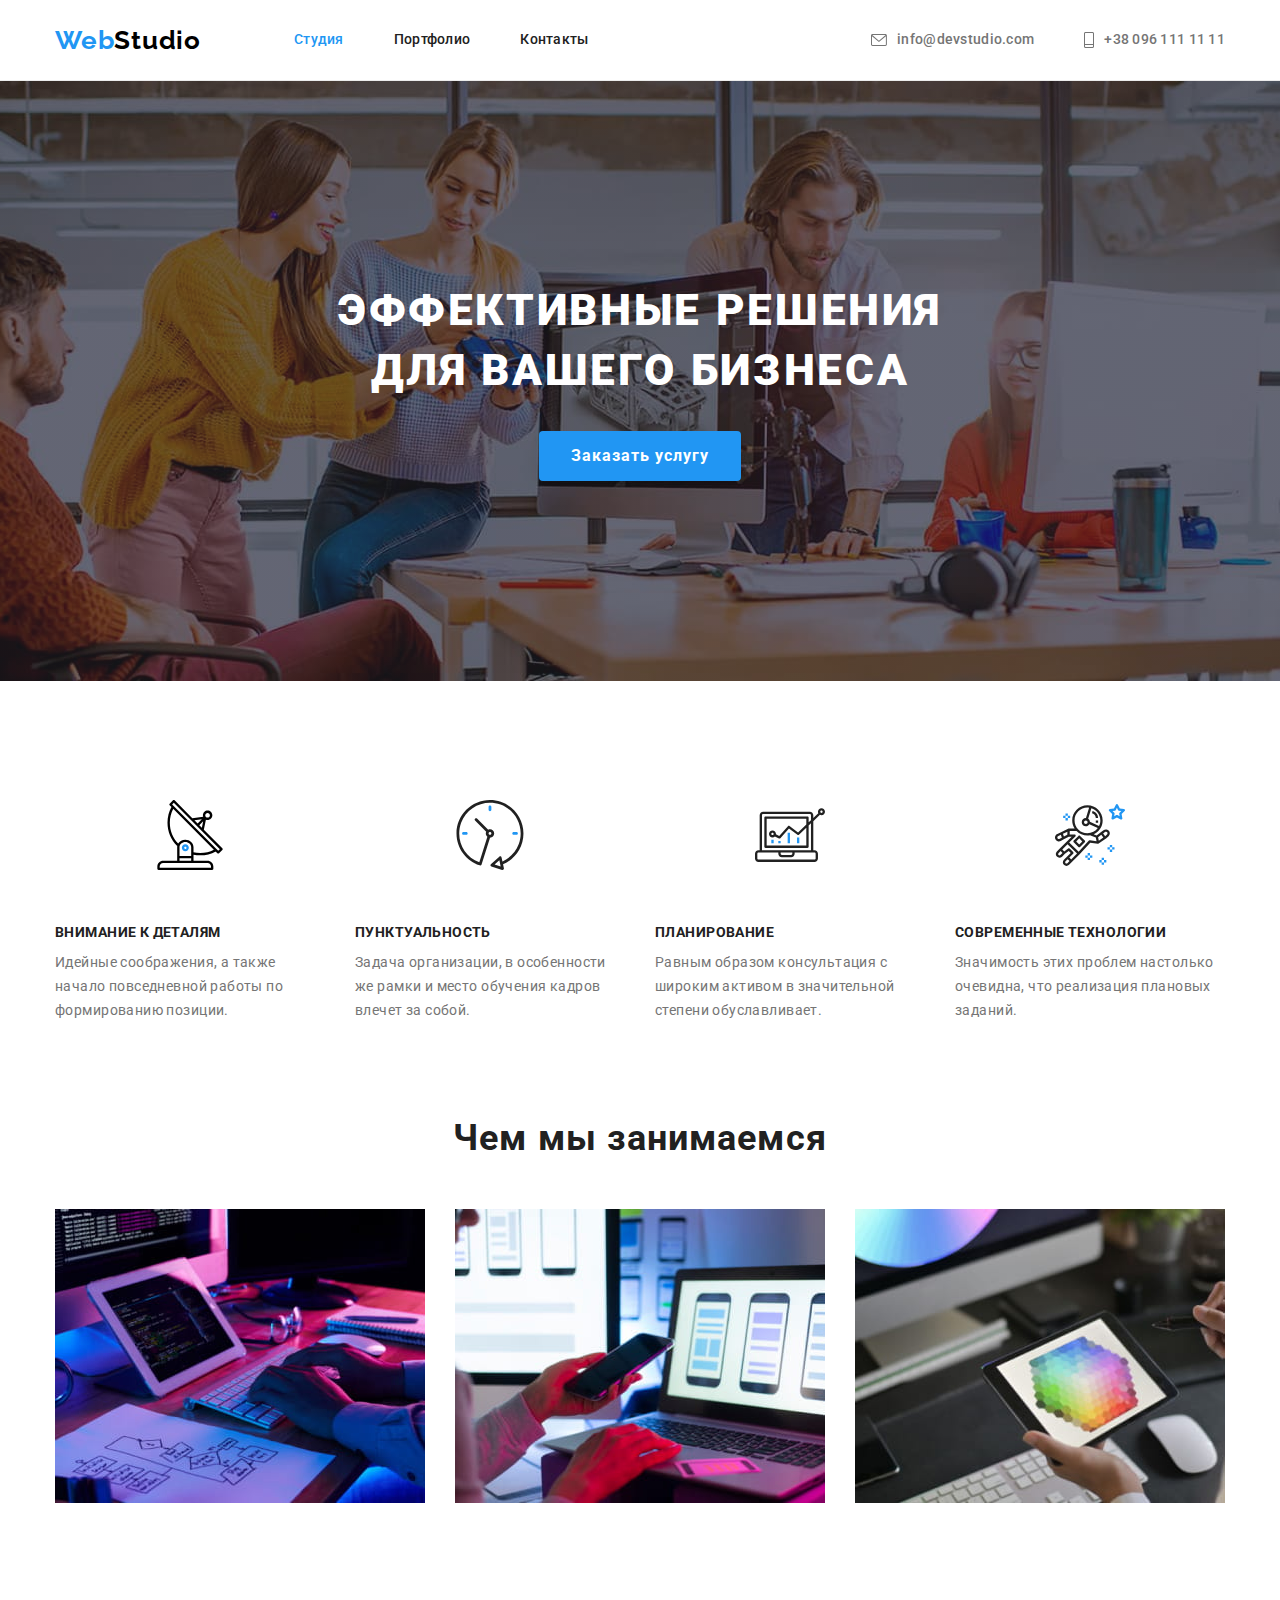
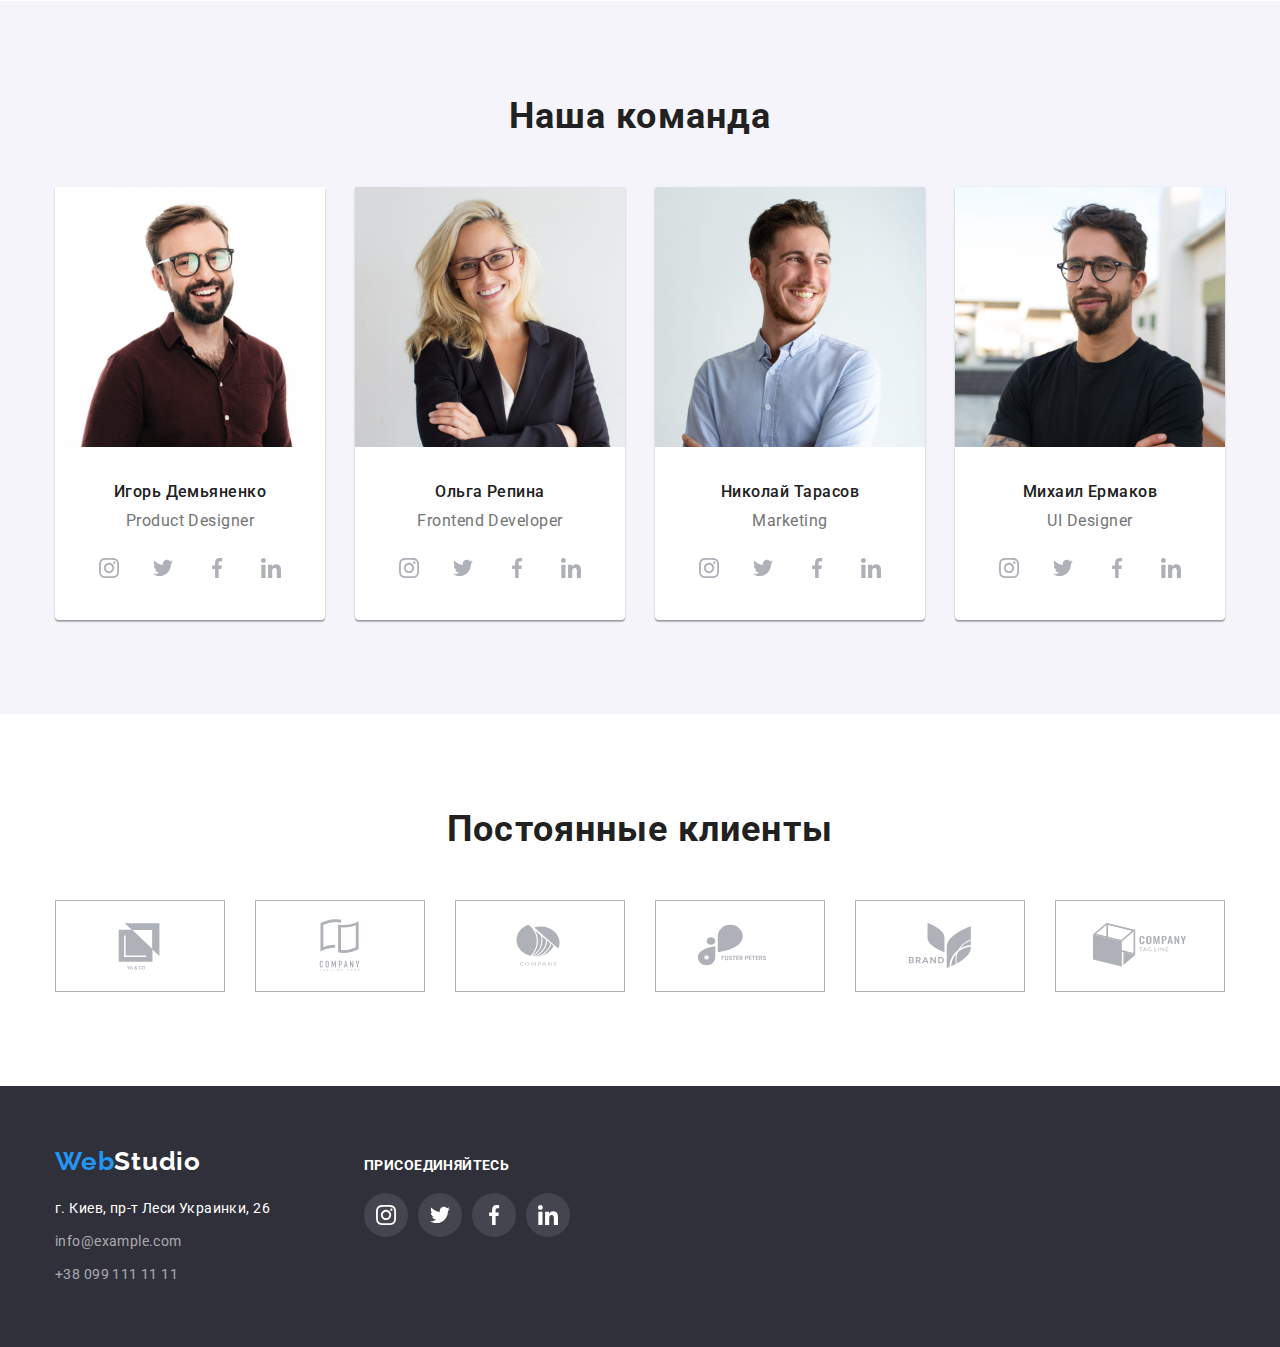
<file: index.html>
<!DOCTYPE html>
<html lang="en">
<head>
    <meta charset="UTF-8">
    <meta http-equiv="X-UA-Compatible" content="IE=edge">
    <meta name="viewport" content="width=device-width, initial-scale=1.0">
    <title>Document</title>
    <link rel="preconnect" href="https://fonts.googleapis.com">
    <link rel="preconnect" href="https://fonts.gstatic.com" crossorigin>
    <link
        href="https://fonts.googleapis.com/css2?family=Oleo+Script&family=Raleway:wght@700&family=Roboto:wght@400;500;700;900&family=Tangerine:wght@700&display=swap"
        rel="stylesheet">
    <link rel="stylesheet" href="https://cdnjs.cloudflare.com/ajax/libs/modern-normalize/1.1.0/modern-normalize.min.css">
    <link rel="stylesheet" href="./css/styles.css">
</head>
<!--  -->
<body> 
    <!-- ----------------------------- Header--------------- -->
 <header class="header">
     <div class="container site-nav">
         <a class="link logo" href=""><span class="accent">Web</span>Studio</a>
         <nav class="header-navigation">
         <ul class="list navigation-list">
             <li class="navigation-item"><a class="link navigation current" href="./index.html" rel="noopener noreferrer">Студия</a></li>
             <li class="navigation-item"><a class="link navigation" href="./portfolio.html" rel="noopener noreferrer">Портфолио</a></li>
             <li class="navigation-item"><a class="link navigation" href="" rel="noopener noreferrer">Контакты</a></li>
         </ul>
        </nav>
        <ul class="list contact">
            <li class="contact-item mail"><a class="link contact" href="mailto:info@devstudio.com"><svg class="header-mail-icon"><use href="./images/icons.svg#icon-mail"></use></svg>info@devstudio.com</a></li>
            <li class="contact-item phone"><a class="link contact" href="tel:+380961111111"><svg class="header-phone-icon">
                <use href="./images/icons.svg#icon-tel"></use>
            </svg>+38 096 111 11 11</a></li>
        </ul>
    </div>            
     
 </header>
 <!-- -------------------------------------Main----------- -->
 <main>
<!-- ----------------------------------Hero----------------- -->
     <section class="hero">
        <div class="container">
         <div class="hero-text-box"><h1 class="hero-text">Эффективные решения для вашего бизнеса</h1></div>
         <button class="hero-btn" type="button">Заказать услугу</button>
        </div>
     </section>
<!-- ---------------------------------Advantages------------- -->
     <section class="section advantages">
         <div class="container">
         <h2 class="hidden-heading">Преимущества</h2>


         <ul class="list advantages">
             <li  class="item-advantages">
                 <div class="iconbox-advantages">
                     <svg class="icon-advantages">
                         <use href="./images/icons.svg#icon-antenna"></use>
                         
                     </svg>
                 </div>
                 <h3 class="title-advantages">Внимание к деталям</h3>
                 <p class="text-advantages">Идейные соображения, а также начало повседневной работы по формированию позиции.</p>
                </li>
              <li class="item-advantages">  
                <div class="iconbox-advantages"><svg class="icon-advantages">
                    <use href="./images/icons.svg#icon-clock"></use>
                
                </svg></div>
                <h3 class="title-advantages">Пунктуальность</h3>
                <p class="text-advantages">Задача организации, в особенности же рамки и место обучения кадров влечет за собой.</p>
              </li>
              <li class="item-advantages">
                <div class="iconbox-advantages"><svg class="icon-advantages">
                    <use href="./images/icons.svg#icon-diagram"></use>
                
                </svg></div>
                <h3 class="title-advantages">Планирование</h3>
                <p class="text-advantages">Равным образом консультация с широким активом в значительной степени обуславливает.</p>
              </li>
              <li class="item-advantages">
                <div class="iconbox-advantages"><svg class="icon-advantages">
                    <use href="./images/icons.svg#icon-astronaut"></use>
                
                </svg></div>
                <h3 class="title-advantages">Современные технологии</h3>
                <p class="text-advantages">Значимость этих проблем настолько очевидна, что реализация плановых заданий.</p>
              </li>      
         </ul>
        </div>                
     </section>
     <!-- ---------------------------We do--------------------- -->
     <section class="section we-do">
         <div class="container">
         <h2 class="we-do-title">Чем мы занимаемся</h2>
         <ul class="list we-do">
            <li><img src="./images/img1m.jpg" alt="рабочий стол человека за работой №1" width="370" height="294"></li>
            <li><img src="./images/img2m.jpg" alt="рабочий стол человека за работой №2" width="370" height="294"></li>
            <li><img src="./images/img3m.jpg" alt="рабочий стол человека за работой №3" width="370" height="294"></li>
         </ul>  
        </div>
         
     </section>

     <!-- --------------------------our team---------------- -->
     <section class="section our-team">
        <div class="container">
         <h2 class="title-our-team">Наша команда</h2>
         <ul class="list our-team">
            <li class="team-item">
                <img src="./images/imgf1m.jpg" alt="Игорь Демьяненко Product Designer" width="270" height="260">
                <div class="comand-description">
                <h3 class="name-foto">Игорь Демьяненко</h3>
                <p class="our-team-position">Product Designer</p>
                
                <ul class="social-list">
                    <li class="social-items">
                        <a class="social-links" href="">
                            <svg class="social-icon" width=20 height=20>
                                <use href="./images/icons.svg#icon-instagram"></use>
                            </svg>
                        </a>
                    </li>
                    <li class="social-items">
                        <a class="social-links" href="">
                            <svg class="social-icon" width=20 height=20>
                                <use href="./images/icons.svg#icon-twitter">

                                </use>
                            </svg>
                        </a>
                    </li>
                    <li class="social-items">
                        <a class="social-links" href="">
                            <svg class="social-icon" width=20 height=20>
                                <use href="./images/icons.svg#icon-facebook">

                                </use>
                            </svg>
                        </a>
                    </li>
                    <li class="social-items">
                        <a class="social-links" href="">
                            <svg class="social-icon" width=20 height=20>
                                <use href="./images/icons.svg#icon-linkedin">

                                </use>
                            </svg>
                        </a>
                    </li>
                </ul>
                </div>
            </li>
            <li class="team-item">
                <img src="./images/imgf2m.jpg" alt="Ольга Репина Frontend Developer" width="270" height="260">
                <div class="comand-description">
                <h3 class="name-foto">Ольга Репина</h3>
                <p class="our-team-position">Frontend Developer</p>
                <ul class="social-list">
                    <li class="social-items">
                        <a class="social-links" href="">
                            <svg class="social-icon" width=20 height=20>
                                <use href="./images/icons.svg#icon-instagram"></use>
                            </svg>
                        </a>
                    </li>
                    <li class="social-items">
                        <a class="social-links" href="">
                            <svg class="social-icon" width=20 height=20>
                                <use href="./images/icons.svg#icon-twitter">
                
                                </use>
                            </svg>
                        </a>
                    </li>
                    <li class="social-items">
                        <a class="social-links" href="">
                            <svg class="social-icon" width=20 height=20>
                                <use href="./images/icons.svg#icon-facebook">
                
                                </use>
                            </svg>
                        </a>
                    </li>
                    <li class="social-items">
                        <a class="social-links" href="">
                            <svg class="social-icon" width=20 height=20>
                                <use href="./images/icons.svg#icon-linkedin">
                
                                </use>
                            </svg>
                        </a>
                    </li>
                </ul>
                </div>
            </li>
            <li class="team-item">
                <img src="./images/imgf3m.jpg" alt="Николай Тарасов Marketing" width="270" height="260">
                <div class="comand-description">
                <h3 class="name-foto">Николай Тарасов</h3>
                <p class="our-team-position">Marketing</p>
                <ul class="social-list">
                    <li class="social-items">
                        <a class="social-links" href="">
                            <svg class="social-icon" width=20 height=20>
                                <use href="./images/icons.svg#icon-instagram"></use>
                            </svg>
                        </a>
                    </li>
                    <li class="social-items">
                        <a class="social-links" href="">
                            <svg class="social-icon" width=20 height=20>
                                <use href="./images/icons.svg#icon-twitter">
                
                                </use>
                            </svg>
                        </a>
                    </li>
                    <li class="social-items">
                        <a class="social-links" href="">
                            <svg class="social-icon" width=20 height=20>
                                <use href="./images/icons.svg#icon-facebook">
                
                                </use>
                            </svg>
                        </a>
                    </li>
                    <li class="social-items">
                        <a class="social-links" href="">
                            <svg class="social-icon" width=20 height=20>
                                <use href="./images/icons.svg#icon-linkedin">
                
                                </use>
                            </svg>
                        </a>
                    </li>
                </ul>
                </div>
            </li>
            <li class="team-item">
                <img src="./images/imgf4m.jpg" alt="Михаил Ермаков UI Designer" width="270" height="260">
                <div class="comand-description">
                <h3 class="name-foto">Михаил Ермаков</h3>
                <p class="our-team-position">UI Designer</p>
                <ul class="social-list">
                    <li class="social-items">
                        <a class="social-links" href="">
                            <svg class="social-icon" width=20 height=20>
                                <use href="./images/icons.svg#icon-instagram"></use>
                            </svg>
                        </a>
                    </li>
                    <li class="social-items">
                        <a class="social-links" href="">
                            <svg class="social-icon" width=20 height=20>
                                <use href="./images/icons.svg#icon-twitter">
                
                                </use>
                            </svg>
                        </a>
                    </li>
                    <li class="social-items">
                        <a class="social-links" href="">
                            <svg class="social-icon" width=20 height=20>
                                <use href="./images/icons.svg#icon-facebook">
                
                                </use>
                            </svg>
                        </a>
                    </li>
                    <li class="social-items">
                        <a class="social-links" href="">
                            <svg class="social-icon" width=20 height=20>
                                <use href="./images/icons.svg#icon-linkedin">
                
                                </use>
                            </svg>
                        </a>
                    </li>
                </ul>
                </div>
            </li>
         </ul>
        </div>
     </section>

     <!-- -------------------------clients ------------------------- -->
    <section class="section clients">
        <div class="container">
            <h2 class="clients-title">Постоянные клиенты</h2>
            <ul class="client-list">
                <li class="client-item"><a class="client-link" href="">
                    <svg class="client-icon" width=106 height=60>
                        <use href="./images/icons.svg#icon-client1" >

                        </use>
                    </svg>
                </a></li>
                <li class="client-item"><a class="client-link" href="">
                    <svg class="client-icon" width=106 height=60>
                        <use href="./images/icons.svg#icon-client2" >

                        </use>
                    </svg>
                </a></li>
                <li class="client-item"><a class="client-link" href="">
                    <svg class="client-icon" width=106 height=60>
                        <use href="./images/icons.svg#icon-client3" width=106 height=60>

                        </use>
                    </svg>
                </a></li>
                <li class="client-item"><a class="client-link" href="">
                    <svg class="client-icon" width=106 height=60>
                        <use href="./images/icons.svg#icon-client4" width=106 height=60>

                        </use>
                    </svg>
                </a></li>
                <li class="client-item"><a class="client-link" href="">
                    <svg class="client-icon" width=106 height=60>
                        <use href="./images/icons.svg#icon-client5" width=106 height=60>

                        </use>
                    </svg>
                </a></li>
                <li class="client-item"><a class="client-link" href="">
                    <svg class="client-icon" width=106 height=60>
                        <use href="./images/icons.svg#icon-client6" >

                        </use>
                    </svg>
                </a></li>

            </ul>
            
        </div>
    
    </section>

 </main>
 <!-- --------------------------footer------------------------------ -->
 <footer class="footer-all">
     <div class="container footer">
         <div class="container-footer">
    <a class="link logo" href=""><span class="accent">Web</span><span class="logowite">Studio</span></a>
    <address>
        <p class="adress">
        г. Киев, пр-т Леси Украинки, 26
        </p>
        <ul class="list-footer">
            <li class="footerli"><a class="link footer-contact mail" href="mailto:info@example.com">info@example.com</a></li>
            <li class="footerli"><a class="link footer-contact tel" href="tel:+380991111111">+38 099 111 11 11</a></li>
        </ul>        
    </address>
    </div>
    <!-- ----------------------join----------------------------- -->
    <div class="join">
        <p class="join-headers">присоединяйтесь</p>
    
<ul class="social-list">
    <li class="social-items">
        <a class="social-links footer" href="">
            <svg class="social-icon footer" width=20 height=20>
                <use href="./images/icons.svg#icon-instagram"></use>
            </svg>
        </a>
    </li>
    <li class="social-items">
        <a class="social-links footer" href="">
            <svg class="social-icon footer" width=20 height=20>
                <use href="./images/icons.svg#icon-twitter">

                </use>
            </svg>
        </a>
    </li>
    <li class="social-items">
        <a class="social-links footer" href="">
            <svg class="social-icon footer" width=20 height=20>
                <use href="./images/icons.svg#icon-facebook">

                </use>
            </svg>
        </a>
    </li>
    <li class="social-items">
        <a class="social-links footer" href="">
            <svg class="social-icon footer" width=20 height=20>
                <use href="./images/icons.svg#icon-linkedin">

                </use>
            </svg>
        </a>
    </li>
</ul>
    </div>

    </div>
 </footer>
 

</body>
</html>
</file>
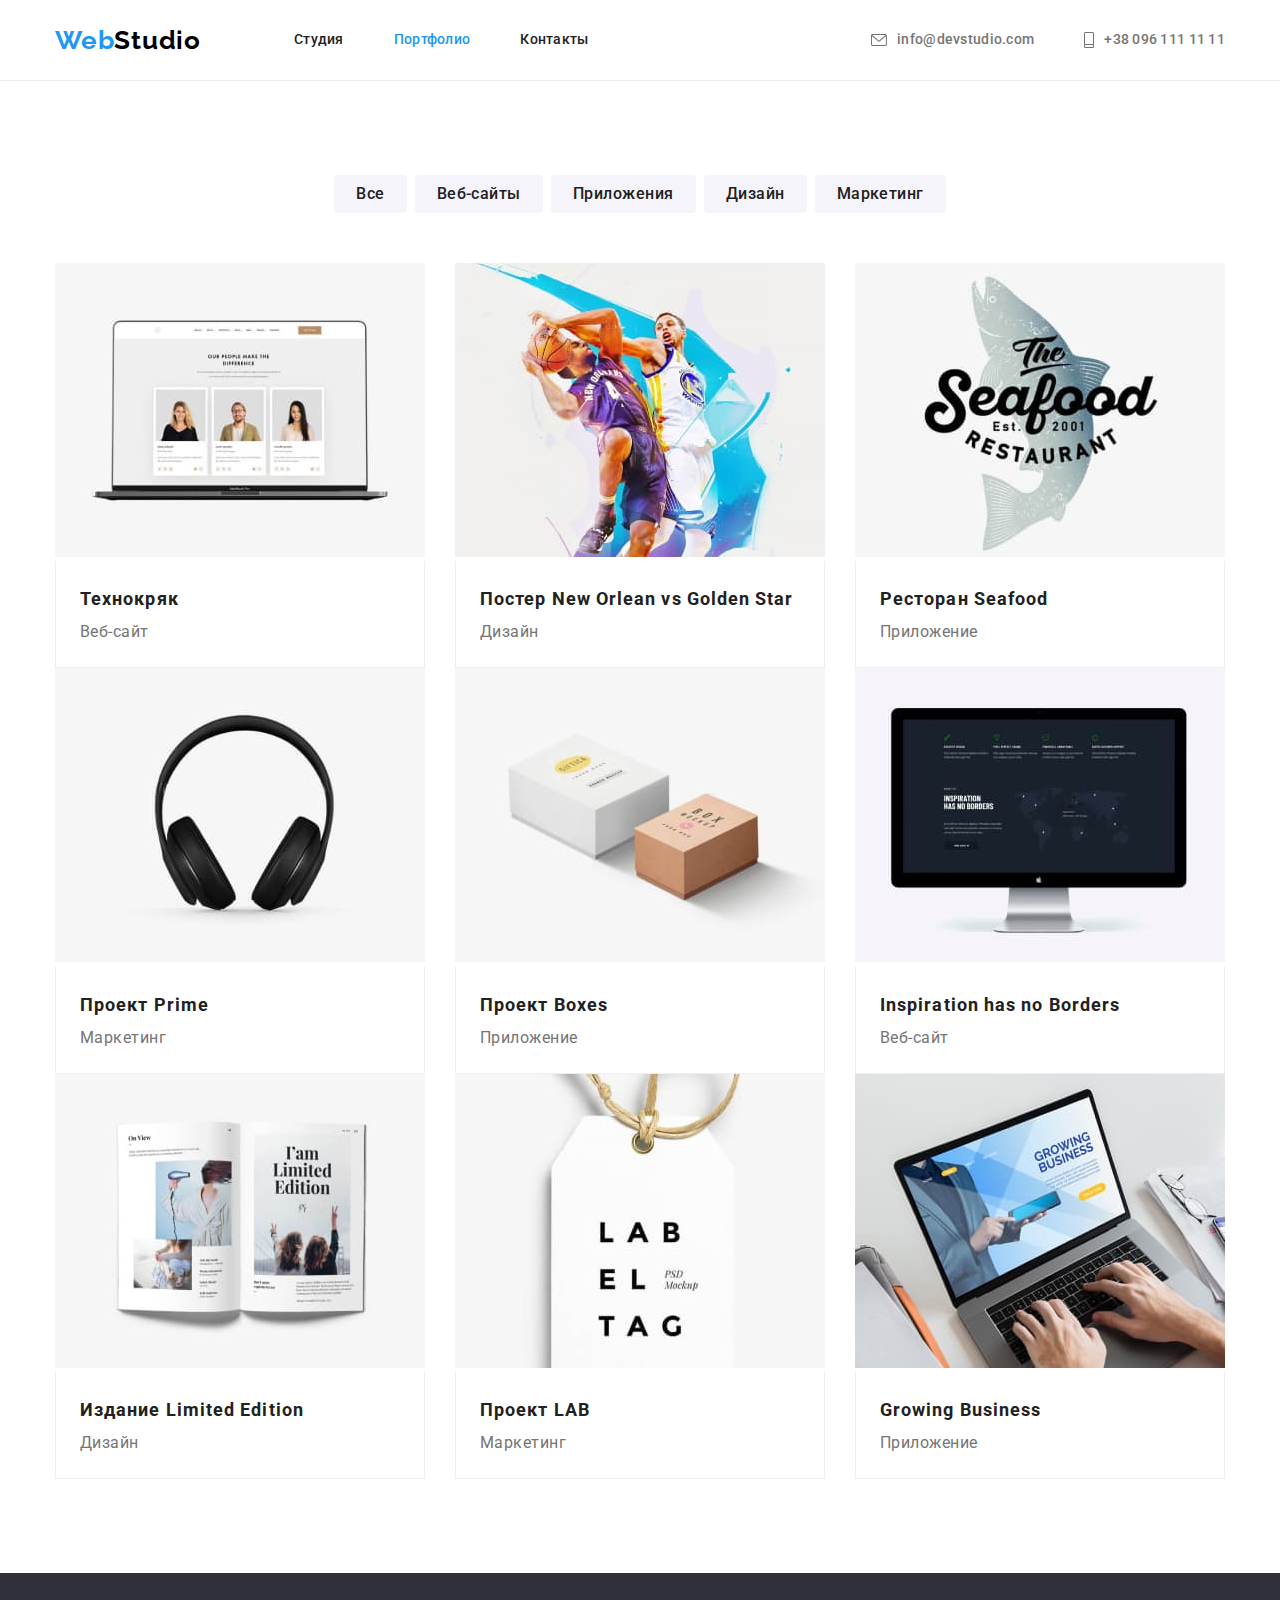
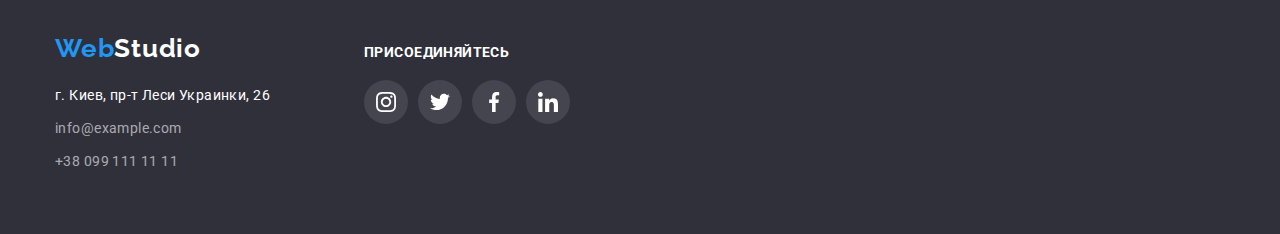
<file: portfolio.html>
<!DOCTYPE html>
<html lang="en">
<head>
    <meta charset="UTF-8">
    <meta http-equiv="X-UA-Compatible" content="IE=edge">
    <meta name="viewport" content="width=device-width, initial-scale=1.0">
    <title>Document</title>
    <link rel="preconnect" href="https://fonts.googleapis.com">
    <link rel="preconnect" href="https://fonts.gstatic.com" crossorigin>
    <link
        href="https://fonts.googleapis.com/css2?family=Oleo+Script&family=Raleway:wght@700&family=Roboto:wght@400;500;700;900&family=Tangerine:wght@700&display=swap"
        rel="stylesheet">
    <link rel="stylesheet" href="https://cdnjs.cloudflare.com/ajax/libs/modern-normalize/1.1.0/modern-normalize.min.css">
    <link rel="stylesheet" href="./css/styles.css">
</head>
<body>
    <!-- -----------------------------Header------------------ -->
<header class="header">
    <div class="container site-nav">
        <a class="link logo" href=""><span class="accent">Web</span>Studio</a>
        <nav class="header-navigation">
            <ul class="list navigation-list">
                <li class="navigation-item"><a class="link navigation" href="./index.html"
                        rel="noopener noreferrer">Студия</a></li>
                <li class="navigation-item"><a class="link navigation current" href="./portfolio.html"
                        rel="noopener noreferrer">Портфолио</a></li>
                <li class="navigation-item"><a class="link navigation" href="" rel="noopener noreferrer">Контакты</a>
                </li>
            </ul>
        </nav>
        <ul class="list contact">
            <li class="contact-item mail"><a class="link contact" href="mailto:info@devstudio.com"><svg
                        class="header-mail-icon">
                        <use href="./images/icons.svg#icon-mail"></use>
                    </svg>info@devstudio.com</a></li>
            <li class="contact-item phone"><a class="link contact" href="tel:+380961111111"><svg
                        class="header-phone-icon">
                        <use href="./images/icons.svg#icon-tel"></use>
                    </svg>+38 096 111 11 11</a></li>
        </ul>
    </div>

</header>
<!-- ------------------------------------Main---------------------- -->
    <main>
<!-- ------------------------------------filter---------------------- -->
        <section class="section filter">
            <div class="container filter">
            <h2 class="hidden-heading">filter</h2>
            <ul class="list filter">
              <li class="filter-item"><button class="filter-btn" type="button">Все</button></li>
              <li class="filter-item"><button class="filter-btn" type="button">Веб-сайты</button></li>
              <li class="filter-item"><button class="filter-btn" type="button">Приложения</button></li>
              <li class="filter-item"><button class="filter-btn" type="button">Дизайн</button></li>
              <li class="filter-item"><button class="filter-btn" type="button">Маркетинг</button></li>
            </ul>
                <ul class="list example">
                <li class="example-item">
                    <img src="./images/port1m.jpg" alt="сайт технокряк" width="370" height="294">
                    <div class="example-description">
                    <h3 class="title-example">Технокряк</h3>
                    <p class="text-example" >Веб-сайт</p>
                    </div>
                </li>
                <li class="example-item"><img src="./images/port2m.jpg" alt="дизайн постера New Orlean vs Golden Star" width="370" height="294">
                    <div class="example-description">
                    <h3 class="title-example">Постер New Orlean vs Golden Star</h3>
                    <p class="text-example" >Дизайн</p>
                    </div>
                </li>
                <li class="example-item">
                    <img src="./images/port3m.jpg" alt="приложение ресторана Seafood" width="370" height="294">
                    <div class="example-description">
                    <h3 class="title-example">Ресторан Seafood</h3>
                    <p class="text-example" >Приложение</p>
                    </div>
                </li>
                <li class="example-item">
                    <img src="./images/port4m.jpg" alt="Маркетинг проекта Prime" width="370" height="294">
                    <div class="example-description">
                    <h3 class="title-example">Проект Prime</h3>
                    <p class="text-example" >Маркетинг</p>
                    </div>
                </li>
                <li class="example-item">
                    <img src="./images/port5m.jpg" alt="Приложение проект Boxes" width="370" height="294">
                    <div class="example-description">
                    <h3 class="title-example">Проект Boxes</h3>
                    <p class="text-example" >Приложение</p>
                    </div>
                </li>
                <li class="example-item">
                    <img src="./images/port6m.jpg" alt="Веб-сайт Inspiration has no Borders" width="370" height="294">
                    <div class="example-description">
                    <h3 class="title-example">Inspiration has no Borders</h3>
                    <p class="text-example" >Веб-сайт</p>
                    </div>
                </li>
                <li class="example-item">
                    <img src="./images/port7m.jpg" alt="Дизайн издания Limited Edition" width="370" height="294">
                    <div class="example-description">
                    <h3 class="title-example">Издание Limited Edition</h3>
                    <p class="text-example" >Дизайн</p>
                    </div>
                </li>
                <li class="example-item">
                    <img src="./images/port8m.jpg" alt="Маркетинг проекта LAB" width="370" height="294">
                    <div class="example-description">
                    <h3 class="title-example">Проект LAB</h3>
                    <p class="text-example" >Маркетинг</p>
                    </div>
                </li>
                <li class="example-item">
                    <img src="./images/port9m.jpg" alt="Приложение Growing Business" width="370" height="294">
                    <div class="example-description">
                    <h3 class="title-example">Growing Business</h3>
                    <p class="text-example" >Приложение</p>
                    </div>
                </li>
            </ul>
            </div>
        </section>

    </main>
    <!-- ----------------------------footer----------------------------- -->
    <footer class="footer-all">
        <div class="container footer">
            <div class="container-footer">
                <a class="link logo" href=""><span class="accent">Web</span><span class="logowite">Studio</span></a>
                <address>
                    <p class="adress">
                        г. Киев, пр-т Леси Украинки, 26
                    </p>
                    <ul class="list-footer">
                        <li class="footerli"><a class="link footer-contact mail"
                                href="mailto:info@example.com">info@example.com</a></li>
                        <li class="footerli"><a class="link footer-contact tel" href="tel:+380991111111">+38 099 111 11
                                11</a></li>
                    </ul>
                </address>
            </div>
            <!-- ----------------------join----------------------------- -->
            <div class="join">
                <p class="join-headers">присоединяйтесь</p>
    
                <ul class="social-list">
                    <li class="social-items">
                        <a class="social-links footer" href="">
                            <svg class="social-icon footer" width=20 height=20>
                                <use href="./images/icons.svg#icon-instagram"></use>
                            </svg>
                        </a>
                    </li>
                    <li class="social-items">
                        <a class="social-links footer" href="">
                            <svg class="social-icon footer" width=20 height=20>
                                <use href="./images/icons.svg#icon-twitter">
    
                                </use>
                            </svg>
                        </a>
                    </li>
                    <li class="social-items">
                        <a class="social-links footer" href="">
                            <svg class="social-icon footer" width=20 height=20>
                                <use href="./images/icons.svg#icon-facebook">
    
                                </use>
                            </svg>
                        </a>
                    </li>
                    <li class="social-items">
                        <a class="social-links footer" href="">
                            <svg class="social-icon footer" width=20 height=20>
                                <use href="./images/icons.svg#icon-linkedin">
    
                                </use>
                            </svg>
                        </a>
                    </li>
                </ul>
            </div>
    
        </div>
    </footer>
</body>
</html>
</file>
<file: css/styles.css>
/* шрифты
Raleway 700
Oleo Script 400
Roboto 500
Roboto 900
Roboto 700
Roboto 400*/

:root {
  --main-title-color: #ffffff;
  --second-title-color: #212121;
  --main-text-color: #757575;
  --main-logo-color: #2196f3;
  --second-logo-color: #000000;
  --main-btn-color: #212121;
  --second-btn-color: #ffffff;
  --main-headertext-color: #212121;
  --second-headertext-color: #757575;
  --third-headertext-color: #2196f3;
  --main-footertext-color: #ffffff;
  --second-footertext-color: rgba(255, 255, 255, 0.6);
  --third-logo-color: #ffffff;
  --third-footertext-color: #2196f3;
  --firs-icon-color: #afb1b8;
}
ul {
  list-style: none;
  padding: 0;
}
h1,
h2,
h3,
h4,
h5,
h6,
p,
ul {
  margin: 0;
  padding-inline-start: 0;
}

body {
  font-family: Roboto, sans-serif;
  color: #757575;
  background: #ffffff;
}

button {
  padding: 0;
  border: 0;
}

.container {
  width: 1200px;
  padding-left: 15px;
  padding-right: 15px;
  margin: 0 auto;
}
.list {
  list-style: none;
}
.link {
  text-decoration: none;
}
.section {
  padding-top: 94px;
  padding-bottom: 94px;
}

/* -------------------header------------------------- */
/* Header logo */
.header {
  border-bottom: 1px solid #ececec;
}

.site-nav {
  display: flex;
  align-items: center;
}
.logo {
  font-family: Raleway, sans-serif;
  font-weight: 700;
  font-size: 26px;
  line-height: 1.19;
  letter-spacing: 0.03em;
  color: var(--second-logo-color);
  margin-right: 93px;
  display: block;
}
.accent {
  color: var(--main-logo-color);
}
/* Header NAV */
.navigation-list {
  display: flex;
}
.navigation-list .navigation-item:not(:last-child) {
  margin-right: 50px;
}

.navigation {
  font-weight: 500;
  font-size: 14px;
  line-height: 1.14;
  letter-spacing: 0.02em;
  color: var(--main-headertext-color);
  display: block;
}
.current {
  color: var(--main-logo-color);
}
.link.navigation {
  padding-top: 32px;
  padding-bottom: 32px;
  display: block;
}
.link.navigation:hover,
.link.navigation:focus {
  color: var(--third-headertext-color);
}
.link.navigation {
  display: block;
}

/* Header contact */
.list.contact {
  display: flex;
  margin-left: auto;
}
.header-mail-icon {
  width: 16px;
  height: 12px;
  margin-right: 10px;
  fill: currentColor;
}

.header-phone-icon {
  width: 10px;
  height: 16px;
  margin-right: 10px;
  fill: currentColor;
}

.link.contact {
  font-weight: 500;
  font-size: 14px;
  line-height: 1.14;
  letter-spacing: 0.02em;
  color: var(--main-text-color);
  display: flex;
  align-items: center;
  padding-top: 32px;
  padding-bottom: 32px;
}
.list.contact .contact-item:not(:last-child) {
  margin-right: 50px;
}

.link.contact:hover,
.link.contact:focus {
  color: var(--third-headertext-color);
}

.contact-item {
  display: block;
}

/* -------------------------------main------------------------------------ */
/* -------------------------------hero */
.hero {
  background: #2f303a;
  padding-bottom: 200px;
  padding-top: 200px;
  max-width: 1600px;
  height: 600px;
  margin-left: auto;
  margin-right: auto;

  background-image: linear-gradient(to right, rgba(47, 48, 58, 0.4), rgba(47, 48, 58, 0.4)),
    url(../images/ImgBG.jpg);
  background-repeat: no-repeat;
  background-size: cover;
  background-position: center;
}

.hero-text {
  font-style: normal;
  font-weight: 900;
  font-size: 44px;
  line-height: 1.36;
  text-align: center;
  letter-spacing: 0.06em;
  text-transform: uppercase;
  color: #ffffff;

  width: 696px;
  margin-bottom: 30px;
  margin-left: auto;
  margin-right: auto;
}
.hero-btn {
  font-weight: 700;
  background: #2196f3;
  font-size: 16px;
  line-height: 1.87;
  letter-spacing: 0.06em;
  color: var(--second-btn-color);
  cursor: pointer;
  border-radius: 4px;
  box-shadow: 0px 4px 4px rgba(0, 0, 0, 0.15);
  display: block;
  padding: 10px 32px;

  margin-left: auto;
  margin-right: auto;
}

.hero-btn:hover,
.hero-btn:focus {
  background: #188ce8;
}

/* ------------------------------advantages */

.hidden-heading {
  position: absolute;
  width: 1px;
  height: 1px;
  margin: -1px;
  padding: 0;
  overflow: hidden;
  border: 0;
  clip: rect(0 0 0 0);
}

.list.advantages {
  display: flex;
}
.iconbox-advantages {
  display: flex;
  align-items: center;
  justify-content: center;
  width: 270px;
  height: 120px;
  margin-bottom: 30px;
}
.icon-advantages {
  width: 70px;
  height: 70px;
}

.item-advantages:not(:last-child) {
  margin-right: 30px;
}

.title-advantages {
  font-weight: 700;
  font-size: 14px;
  line-height: 1.14;
  letter-spacing: 0.03em;
  text-transform: uppercase;
  color: var(--second-title-color);

  display: block;
  margin-bottom: 10px;
  width: 270px;
}
.text-advantages {
  font-size: 14px;
  line-height: 1.71;
  letter-spacing: 0.03em;

  display: block;
  width: 270px;
}

/* -------------------------------------------what do we do ------------*/
.section.we-do {
  padding-top: 0px;
}
.we-do-title {
  font-weight: 700;
  font-size: 36px;
  line-height: 1.17;
  letter-spacing: 0.03em;
  color: var(--second-title-color);

  margin-bottom: 50px;
  text-align: center;
}
.list.we-do {
  display: flex;
  justify-content: space-between;
}
/* -----------------------------------------------our team ---------------- */
.our-team {
  background: #f5f4fa;
}
.title-our-team {
  font-weight: 700;
  font-size: 36px;
  line-height: 1.17;
  letter-spacing: 0.03em;
  color: var(--second-title-color);

  text-align: center;
  margin-bottom: 50px;
}
.list.our-team {
  display: flex;
  justify-content: space-between;
}

.team-item {
  background: #ffffff;
  box-shadow: 0px 1px 3px rgba(0, 0, 0, 0.12), 0px 1px 1px rgba(0, 0, 0, 0.14),
    0px 2px 1px rgba(0, 0, 0, 0.2);
  border-radius: 0px 0px 4px 4px;
}

.comand-description {
  padding-top: 30px;
  padding-bottom: 30px;
}

.name-foto {
  font-weight: 500;
  font-size: 16px;
  line-height: 1.19;
  letter-spacing: 0.03em;
  color: var(--second-title-color);

  text-align: center;
  margin-bottom: 10px;
}
.our-team-position {
  font-size: 16px;
  line-height: 1.19;
  letter-spacing: 0.03em;
  text-align: center;
  margin-bottom: 16px;
}
.social-list {
  display: flex;
  justify-content: center;
  align-items: center;
}
.social-items {
  width: 44px;
  height: 44px;
}
.social-links {
  width: 100%;
  height: 100%;
  border-radius: 50%;
  display: flex;
  justify-content: center;
  align-items: center;
  color: #afb1b8;
}
.social-items:not(:last-child) {
  margin-right: 10px;
}
.social-icon {
  fill: currentColor;
}
.social-links:hover,
.social-links:focus {
  background-color: var(--main-logo-color);
  color: #ffffff;
}

/* ------------------------------clients----------------------------------- */
.clients-title {
  font-weight: 700;
  font-size: 36px;
  line-height: 1.17;
  letter-spacing: 0.03em;
  color: var(--second-title-color);

  margin-bottom: 50px;
  text-align: center;
}
.client-list {
  display: flex;
  justify-content: space-between;
}
.client-item {
  border-radius: 4px;
  width: 170px;
  height: 92px;
  display: flex;
  align-items: center;
  justify-content: center;
}
.client-link {
  border: 1px solid #afb1b8;
  box-sizing: border-box;
  display: flex;
  align-items: center;
  justify-content: center;
  width: 100%;
  height: 100%;
  color: #afb1b8;
}

.client-icon {
  fill: currentColor;
}

.client-link:focus,
.client-link:hover {
  border-color: var(--main-logo-color);
  color: #2196f3;
}

/* ------------------------------footer------------------------------------ */
.footer-all {
  background: #2f303a;
  padding-top: 60px;
  padding-bottom: 60px;
}
.container-footer {
  margin-right: 70px;
}

.link.logo {
  display: block;
}
.logowite {
  color: var(--third-logo-color);
}

.adress {
  font-style: normal;
  font-size: 14px;
  line-height: 1.71;
  letter-spacing: 0.03em;
  color: var(--main-footertext-color);
  margin-bottom: 9px;
  margin-top: 20px;
}
.link.footer-contact {
  font-style: normal;
  font-size: 14px;
  line-height: 1.71;
  letter-spacing: 0.03em;
  color: rgba(255, 255, 255, 0.6);
}
.footerli:not(:last-child) {
  margin-bottom: 9px;
}

.link.footer-contact:hover,
.link.footer-contact:focus {
  color: var(--third-footertext-color);
}

/* ---------------------------join---------------------------- */
.container.footer {
  display: flex;
  align-items: baseline;
}

.join-headers {
  font-family: Roboto;
  font-style: normal;
  font-weight: bold;
  font-size: 14px;
  line-height: 16px;
  letter-spacing: 0.03em;
  text-transform: uppercase;

  margin-bottom: 20px;
  width: 145px;
  height: 16px;

  color: #ffffff;
}
.social-icon.footer {
  fill: #ffffff;
}
.social-links.footer {
  background-color: rgba(255, 255, 255, 0.1);
}
.social-links.footer:hover,
.social-links.footer:focus {
  background-color: var(--third-footertext-color);
}

/* ---------------------------Portfolio---------------------- */
/* ---------------------------filter -------------------------*/

/* ---------------------------list filter example */

.list.filter {
  display: flex;
  background: #ffffff;
  justify-content: center;
  margin-bottom: 50px;
}
.filter-item:not(:last-child) {
  margin-right: 8px;
}

.filter-item {
  border-radius: 4px;
}

.filter-btn {
  font-weight: 500;
  font-size: 16px;
  line-height: 1.62;
  letter-spacing: 0.03em;
  color: var(--main-btn-color);
  background: #f5f4fa;
  cursor: pointer;
  border-radius: 4px;

  padding: 6px 22px;
}
.filter-btn:hover,
.filter-btn:focus {
  background: #2196f3;
  border-radius: 4px;
  box-shadow: 0px 3px 1px rgba(0, 0, 0, 0.1), 0px 1px 2px rgba(0, 0, 0, 0.08),
    0px 2px 2px rgba(0, 0, 0, 0.12);
}

/* ---------------------------------example */

.list.example {
  display: flex;
  flex-wrap: wrap;
}

.example-item {
  margin-right: 30px;
}
.example-description {
  border-bottom: 1px solid #eeeeee;
  border-left: 1px solid #eeeeee;
  border-right: 1px solid #eeeeee;
  padding: 20px 24px 20px 24px;
}

.example-item:nth-child(3n) {
  margin-right: 0px;
}

.title-example {
  font-weight: 700;
  font-size: 18px;
  line-height: 2;
  letter-spacing: 0.06em;
  color: var(--second-title-color);
}

.text-example {
  font-size: 16px;
  line-height: 1.87;
  letter-spacing: 0.03em;
}
</file>
